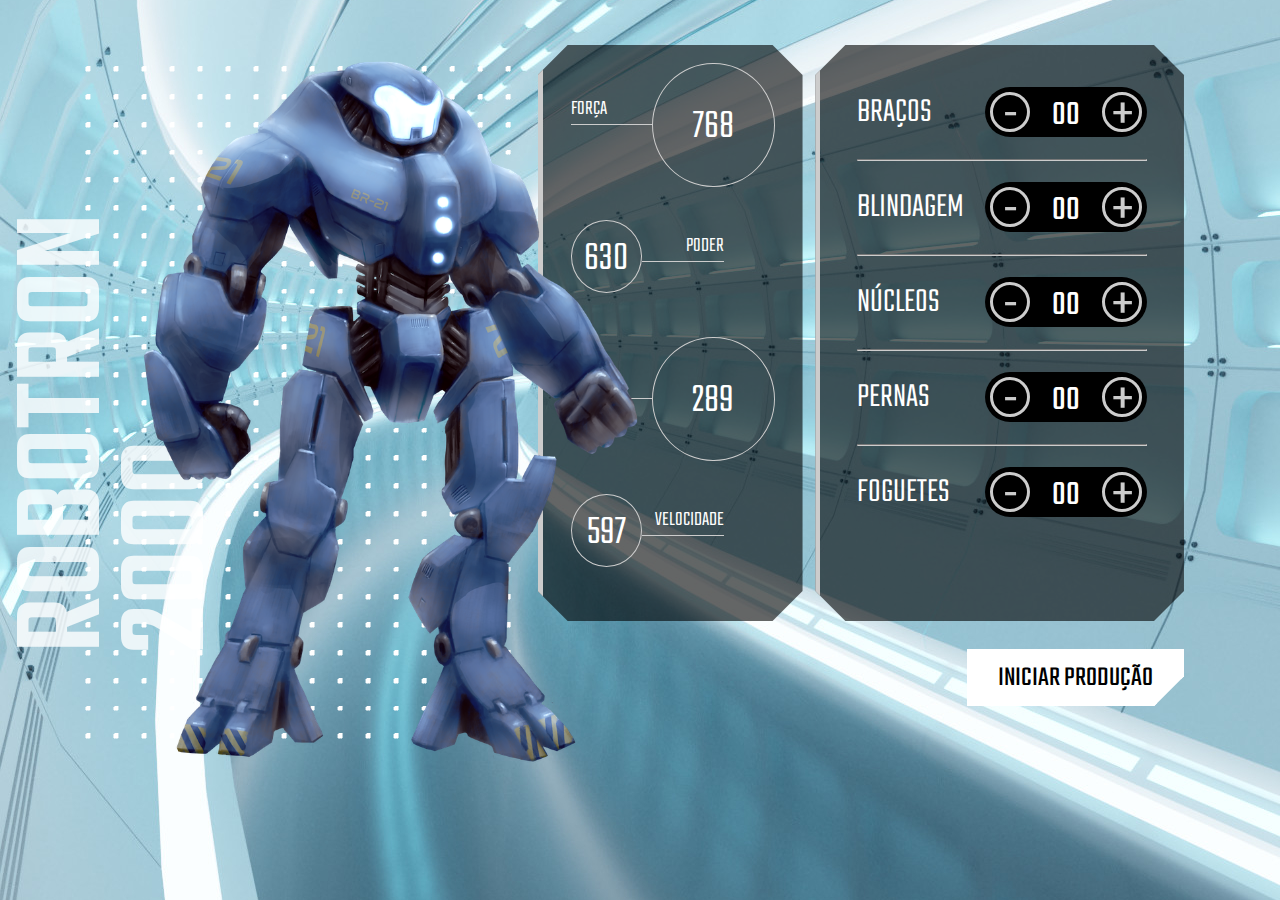
<file: robotron-2000/index.html>
<!DOCTYPE html>
<html lang="pt-br">
<head>
    <meta charset="UTF-8">
    <meta http-equiv="X-UA-Compatible" content="IE=edge">
    <meta name="viewport" content="width=device-width, initial-scale=1.0">
    <link rel="shortcut icon" type="image/jpg" href="img/favicon.ico"/>
    <title>Robotron 2000</title>

    <link rel="stylesheet" href="css/style.css">
    <link rel="preconnect" href="https://fonts.googleapis.com">
    <link rel="preconnect" href="https://fonts.gstatic.com" crossorigin>
    <link href="https://fonts.googleapis.com/css2?family=Teko:wght@300;500&display=swap" rel="stylesheet"> 
</head>
<body>
    <main>
        <section class="robotron">
            <img class="robo" src="img/robotron.png" alt="Robotron" id="Robotron">
            <figcaption class="titulo">ROBOTRON <br>2000</figcaption>
        </section>

        <section class="box estatisticas">
            <div class="estatistica">
                <p class="estatistica-titulo">Força</p>
                <div class="estatistica-valor">
                    <p class="estatistica-numero">768</p>
                </div>
            </div>
            <div class="estatistica">
                <p class="estatistica-titulo">Poder</p>
                <div class="estatistica-valor">
                    <p class="estatistica-numero">630</p>
                </div>
            </div>
            <div class="estatistica">
                <p class="estatistica-titulo">Energia</p>
                <div class="estatistica-valor">
                    <p class="estatistica-numero">289</p>
                </div>
            </div>
            <div class="estatistica">
                <p class="estatistica-titulo">Velocidade</p>
                <div class="estatistica-valor">
                    <p class="estatistica-numero">597</p>
                </div>
            </div>
        </section>

        <section class="equipamentos">
            <form action="" class="montador">
                <div class="box montador-conteudo">
                    <div class="peca">
                        <label for="" class="peca-titulo">Braços</label>
                        <div class="controle">
                            <buttom class="controle-ajuste" data-controle="-">-</buttom>
                            <input type="text" class="controle-contador" value="00" data-contador>
                            <buttom class="controle-ajuste" data-controle="+">+</buttom>
                        </div>
                    </div>
                    <hr class="linha">
                    <div class="peca">
                        <label for="" class="peca-titulo">Blindagem</label>
                        <div class="controle">
                            <buttom class="controle-ajuste" data-controle="-">-</buttom>
                            <input type="text" class="controle-contador" value="00" data-contador>
                            <buttom class="controle-ajuste" data-controle="+">+</buttom>
                        </div>
                    </div>
                    <hr class="linha">
                    <div class="peca">
                        <label for="" class="peca-titulo">Núcleos</label>
                        <div class="controle">
                            <buttom class="controle-ajuste" data-controle="-">-</buttom>
                            <input type="text" class="controle-contador" value="00" data-contador>
                            <buttom class="controle-ajuste" data-controle="+">+</buttom>
                        </div>
                    </div>
                    <hr class="linha">
                    <div class="peca">
                        <label for="" class="peca-titulo">Pernas</label>
                        <div class="controle">
                            <buttom class="controle-ajuste" data-controle="-">-</buttom>
                            <input type="text" class="controle-contador" value="00" data-contador>
                            <buttom class="controle-ajuste" data-controle="+">+</buttom>
                        </div>
                    </div>
                    <hr class="linha">
                    <div class="peca">
                        <label for="" class="peca-titulo">Foguetes</label>
                        <div class="controle">
                            <buttom class="controle-ajuste" data-controle="-">-</buttom>
                            <input type="text" class="controle-contador" value="00" data-contador>
                            <buttom class="controle-ajuste" data-controle="+">+</buttom>
                        </div>
                    </div>
                </div>
                <input type="submit" value="Iniciar produção" class="producao" id="producao">
            </form>
        </section>
    </main>

    <script src="main.js"></script>
    
</body>
</html>
</file>
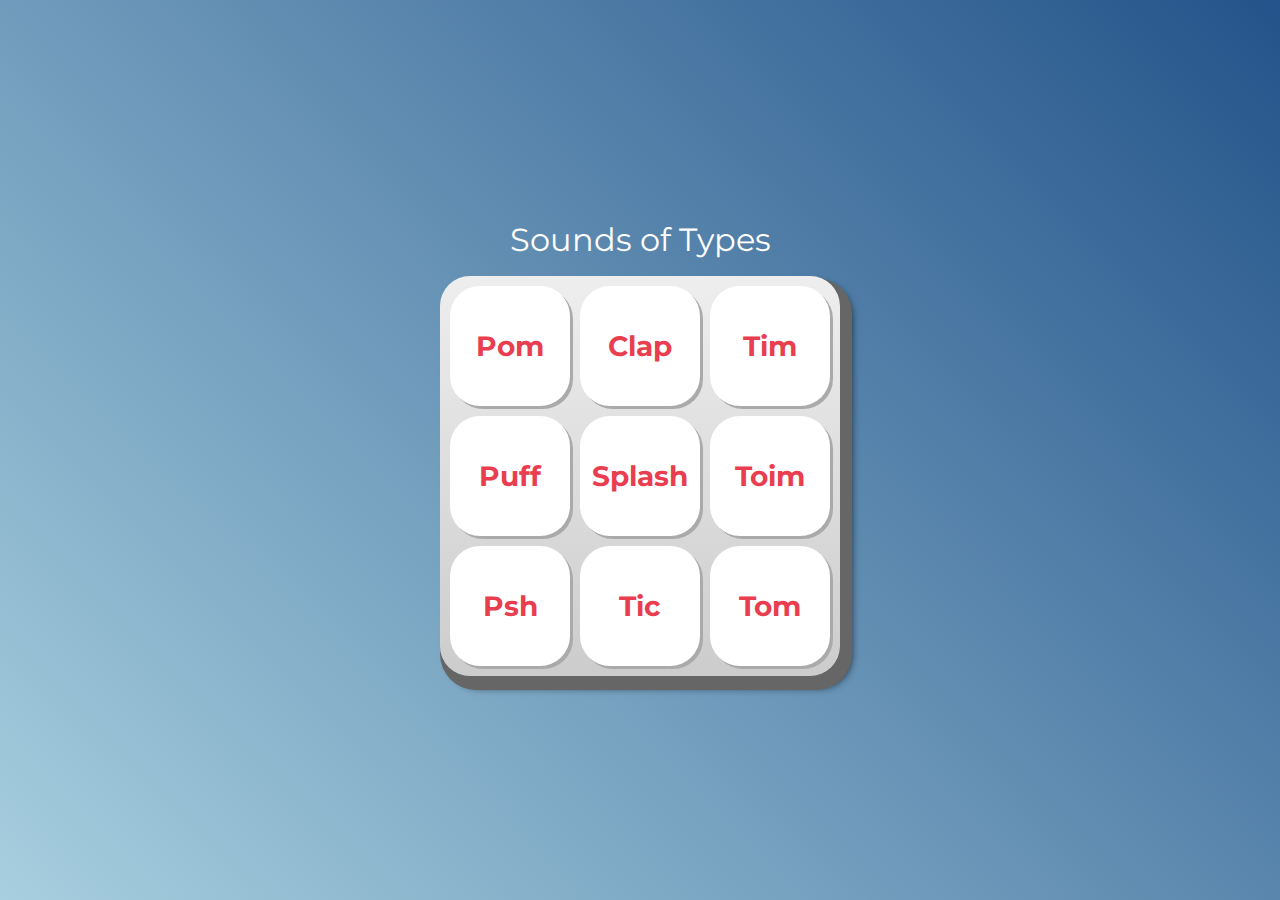
<file: Sounds-of-types/index.html>
<!DOCTYPE html>
<html lang="pt-BR">
<head>
    <meta charset="UTF-8">
    <meta http-equiv="X-UA-Compatible" content="IE=edge">
    <meta name="viewport" content="width=device-width, initial-scale=1.0">

    <title>Sounds of Types</title>

    <link rel="preconnect" href="https://fonts.googleapis.com">
    <link rel="preconnect" href="https://fonts.gstatic.com" crossorigin>
    <link href="https://fonts.googleapis.com/css2?family=Montserrat:wght@500;600&display=swap" rel="stylesheet">

    <link rel="icon" type="image/png" href="images/bateria.png">
    <link rel="stylesheet" href="css/reset.css">
    <link rel="stylesheet" href="css/estilos.css">

</head>
<body>

    <h1>Sounds of Types</h1>

    <section class="teclado">
        <button class="tecla tecla_pom">Pom</button>
        <button class="tecla tecla_clap">Clap</button>
        <button class="tecla tecla_tim">Tim</button>

        <button class="tecla tecla_puff">Puff</button>
        <button class="tecla tecla_splash">Splash</button>
        <button class="tecla tecla_toim">Toim</button>

        <button class="tecla tecla_psh">Psh</button>
        <button class="tecla tecla_tic">Tic</button>
        <button class="tecla tecla_tom">Tom</button>
    </section>

    <audio src="sounds/keyq.wav" id="som_tecla_pom"></audio>
    <audio src="sounds/keyw.wav" id="som_tecla_clap"></audio>
    <audio src="sounds/keye.wav" id="som_tecla_tim"></audio>
    <audio src="sounds/keya.wav" id="som_tecla_puff"></audio>
    <audio src="sounds/keys.wav" id="som_tecla_splash"></audio>
    <audio src="sounds/keyd.wav" id="som_tecla_toim"></audio>
    <audio src="sounds/keyz.wav" id="som_tecla_psh"></audio>
    <audio src="sounds/keyx.wav" id="som_tecla_tic"></audio>
    <audio src="sounds/keyc.wav" id="som_tecla_tom"></audio>

    <script src="main.js"></script>

</body>
</html>
</file>
<file: robotron-2000/css/style.css>
:root {
    --main-cinza: #CCCCCC;
    --main-branco: #FFFFFF;
    --main-preto: #000000;
}

* {
    box-sizing: border-box;
}

body {
    background: url(../img/fundo.jpg);
    background-position: center center;
    background-size: cover cover;
    padding: 0;
    margin: 0;
    font-weight: 300;
}

body, input {
    font-family: 'Teko', sans-serif;
}

main {
    width: 80vw;
    height: 80vh;
    margin: 10vh 8vw 10vh 12vw;
    display: flex;
    gap: 1vw;
}

.robotron {
    background: url(../img/estrutura.png) no-repeat;
    background-position: center center;
    margin: 0;
    flex-basis: 40%;
    position: relative;
}

.robo {
    height: 110%;
    z-index: 1;
    position: absolute;
    left: -20%;
    top: -5%;
}

.titulo {
    transform: rotate(180deg);
    font-weight: 500;
    font-size: 130px;
    position: absolute;
    bottom: 7rem;
    left: -3rem;
    line-height: 0.8;
    writing-mode: vertical-rl;
    text-orientation: mixed;
    color: rgba(255,255,255,0.8)
}

.box {
    background: rgba(0,0,0,0.6);
    clip-path: polygon(calc(100% - 30px) 0, 100% 30px, 100% calc(100% - 30px), calc(100% - 30px) 100%, 30px 100%, 0 calc(100% - 30px), 0 30px, 30px 0);
    border-left: 5px solid var(--main-cinza);
    height: 80%;
}

/****************************** Equipamentos *****/

.equipamentos {
    flex-basis: 32%;
}

.montador {
    height: 100%;;
}

.montador-conteudo {
    padding: 2em 10%;
}

.peca {
    padding: 1em 0;
}

.peca-titulo {
    color: var(--main-branco);
    text-transform: uppercase;
    font-size: 2.5em;
}

.controle {
    background: var(--main-preto);
    border-radius: 25px;
    float: right;
    display: inline-flex;
    padding: 5px;
    align-items: center;
    align-self: flex-end;
}

.controle-contador {
    width: 40px;
    height: 35px;
    background: none;
    border: 0;
    margin: 0 1rem;
    color: var(--main-branco);
    text-align: center;
    font-size: 2.5em;
    display: inline-flex;
    align-items: center;
    padding-top: 8px;
}

.controle-ajuste {
    display: inline-block;
    width: 40px;
    height: 40px;
    line-height: 44px;
    border-radius: 50%;
    color: var(--main-cinza);
    font-size: 4em;
    background: var(--main-preto);
    text-align: center;
    border: 3px solid var(--main-cinza);
    cursor: pointer;
}

.linha {
    border-color: var(--main-cinza);
}

.producao {
    margin-top: 1em;
    font-size: 2em;
    text-transform: uppercase;
    padding: 0.2em 1em;
    float: right;
    border: 3px solid var(--main-branco);
    background: var(--main-branco);
    clip-path: polygon(100% 0, 100% calc(100% - 30px), calc(100% - 30px) 100%, 0 100%, 0 0);
    cursor: pointer;
}

.producao:hover {
    background: var(--main-preto);
    color: var(--main-branco)
}



/****************************** Estatísticas *****/
.estatisticas {
    flex-basis: 23%;
    padding: 2em 2em 0;
}

.estatistica {
    color: var(--main-branco);
    display: flex;
    align-items: flex-start;
    height: 25%;
}

.estatistica-titulo {
    font-size: 1.5em;
    border-bottom: 1px solid var(--main-cinza);
    flex-basis: 40%;
    text-transform: uppercase;
    order: 1
}

.estatistica-valor {
    flex-basis: 60%;
    position: relative;
    margin: 10px 0 0;
    order: 2;
    margin: -10px 0 0;
}

.estatistica-valor::after {
    content: "";
    display: block;
    padding-bottom: 100%;
    border: 1px solid var(--main-cinza);
    border-radius: 50%;
}

.estatistica-numero {
    position: absolute;
    top: 50%;
    transform: translateY(-46%);
    width: 100%;
    line-height: 100%;
    text-align: center;
    font-size: 3em;
    margin: 0;
}

.estatistica:nth-child(2n) .estatistica-titulo {
    order: 2;
    text-align: right;
}

.estatistica:nth-child(2n) .estatistica-valor {
    order: 1;
    flex-basis: 35%;
    margin: 10px 0 0;
}

@media screen and (max-width: 1600px) {
    body { 
        font-size: 14px;
    }
    main {
        width: 90vw;
        height: 80vh;
        margin: 5vh auto;
    }
}

@media screen and (max-width: 1200px) {
    body { 
        font-size: 13px;
    }

    main {
        width: 96vw;
        height: 80vh;
        margin: 10vh auto;
    }
}
</file>
<file: Sounds-of-types/css/estilos.css>
:root {
  --cinza: #aaa;
  --vermelha: #e93d50;
  --vermelha-escura: #af303f;
  --branca: #fff;
  --luz: rgb(229, 255, 0);
}

body {
  align-items: center;
  background: linear-gradient(45deg, #a7cfdf 0%,#23538a 100%);
  display: flex;
  justify-content: center;
  flex-direction: column;
  font-family: 'Montserrat', sans-serif;
  min-height: 100vh;
}

h1 {
  color: var(--branca);
  margin-bottom: 20px;
  font-size: 2rem;
}

.teclado {
  background: linear-gradient(to bottom, #eeeeee 0%,#cccccc 100%);
  box-shadow: 6px 8px 0 6px #666, 10px 10px 10px #000;
  border-radius: 30px;
  display: grid;
  gap: 10px;
  grid-template-columns: repeat(3, 1fr);
  padding: 10px;
}

.tecla {
  background-color: var(--branca);
  border-radius: 30px;
  box-shadow: 3px 3px 0 var(--cinza);
  color: var(--vermelha);
  cursor: pointer;
  height: 120px;
  font-size: 1.75em;
  font-weight: bold;
  line-height: 120px;
  text-align: center;
  width: 120px;
}

.tecla.ativa,
.tecla:active {
  background-color: var(--vermelha);
  border: 4px solid  var(--vermelha);
  box-shadow: 3px 3px 0 var(--vermelha-escura) inset;
  color: var(--branca);
  outline: none;
}

.tecla.focus,
.tecla:focus {
  outline: none;
  box-shadow: 1px 1px 10px var(--luz);
}

.tecla.ativa:focus,
.tecla:active:focus {
  box-shadow: 3px 3px 0 var(--vermelha-escura) inset, 1px 1px 10px var(--luz);
}
</file>
